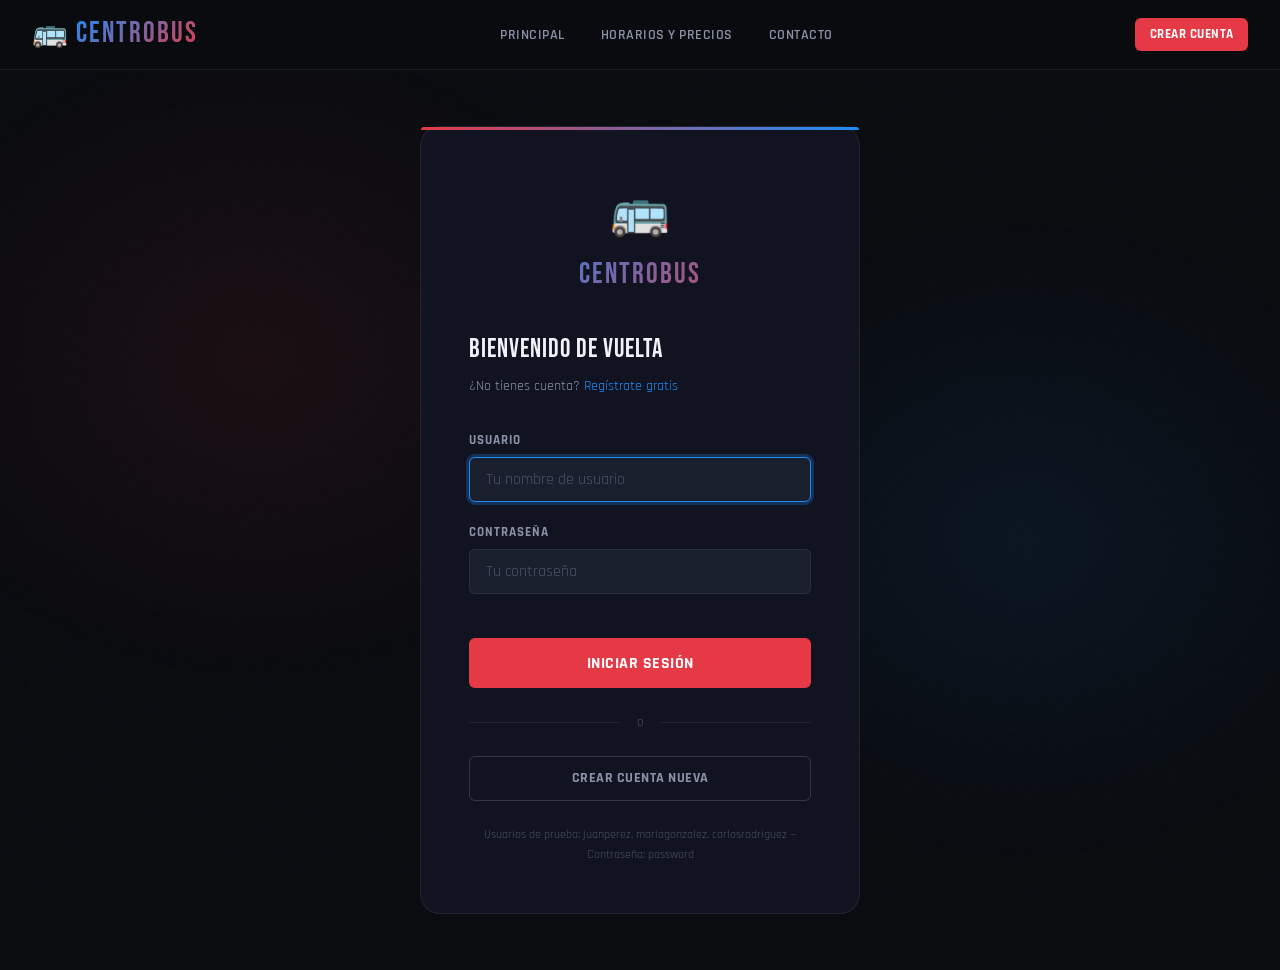
<file: src/main/resources/static/compra.html>
<!DOCTYPE html>
<html lang="es">
<head>
  <meta charset="UTF-8" />
  <meta name="viewport" content="width=device-width, initial-scale=1.0" />
  <title>Comprar Pasaje — CentroBus</title>
  <link rel="stylesheet" href="css/styles.css" />
  <style>
    .compra-layout {
      display: grid;
      grid-template-columns: 1fr 380px;
      gap: 2rem;
      align-items: start;
    }

    .step-indicator {
      display: flex;
      align-items: center;
      gap: 0;
      margin-bottom: 2.5rem;
    }

    .step {
      display: flex;
      align-items: center;
      gap: 0.5rem;
      flex: 1;
    }

    .step-num {
      width: 32px;
      height: 32px;
      border-radius: 50%;
      border: 2px solid var(--border);
      display: flex;
      align-items: center;
      justify-content: center;
      font-size: 0.8rem;
      font-weight: 700;
      color: var(--text-muted);
      flex-shrink: 0;
      transition: all 0.3s;
    }

    .step.active .step-num {
      background: var(--blue);
      border-color: var(--blue);
      color: #fff;
    }

    .step.done .step-num {
      background: #22c55e;
      border-color: #22c55e;
      color: #fff;
    }

    .step-label {
      font-size: 0.78rem;
      font-weight: 700;
      text-transform: uppercase;
      letter-spacing: 0.5px;
      color: var(--text-muted);
    }

    .step.active .step-label { color: var(--text-primary); }
    .step.done  .step-label  { color: #22c55e; }

    .step-line {
      flex: 1;
      height: 1px;
      background: var(--border);
      margin: 0 0.5rem;
    }

    /* Servicio cards */
    .servicio-card {
      background: var(--bg-card);
      border: 2px solid var(--border);
      border-radius: var(--radius-md);
      padding: 1.25rem;
      cursor: pointer;
      transition: all 0.2s;
      margin-bottom: 0.75rem;
    }

    .servicio-card:hover {
      border-color: var(--blue);
    }

    .servicio-card.selected {
      border-color: var(--blue);
      background: rgba(29,140,248,0.05);
      box-shadow: var(--shadow-blue);
    }

    .servicio-header {
      display: flex;
      align-items: center;
      justify-content: space-between;
      margin-bottom: 0.75rem;
    }

    .servicio-route {
      font-weight: 700;
      font-size: 1rem;
      display: flex;
      align-items: center;
      gap: 0.5rem;
    }

    .servicio-meta {
      display: flex;
      gap: 1.5rem;
      font-size: 0.85rem;
      color: var(--text-secondary);
    }

    .servicio-meta span { display: flex; align-items: center; gap: 0.3rem; }

    .seat-grid {
      display: grid;
      grid-template-columns: repeat(auto-fill, minmax(92px, 1fr));
      gap: 0.5rem;
      margin-top: 0.75rem;
    }

    .seat-chip {
      border: 1px solid var(--border);
      border-radius: 10px;
      padding: 0.65rem 0.5rem;
      text-align: center;
      cursor: pointer;
      transition: 0.2s;
      background: rgba(255,255,255,0.02);
      font-weight: 700;
      font-size: 0.85rem;
    }

    .seat-chip:hover { border-color: var(--blue); }
    .seat-chip.selected { border-color: var(--blue); background: rgba(29,140,248,0.14); }

    /* Sidebar resumen */
    .resumen-box {
      background: var(--bg-card);
      border: 1px solid var(--border);
      border-radius: var(--radius-md);
      padding: 1.5rem;
      position: sticky;
      top: calc(var(--nav-height) + 1rem);
    }

    .resumen-title {
      font-family: var(--font-display);
      font-size: 1.2rem;
      letter-spacing: 1px;
      margin-bottom: 1.25rem;
      padding-bottom: 1rem;
      border-bottom: 1px solid var(--border);
    }

    .resumen-item {
      display: flex;
      justify-content: space-between;
      align-items: flex-start;
      margin-bottom: 0.75rem;
      font-size: 0.9rem;
    }

    .resumen-item-label { color: var(--text-secondary); }

    .resumen-total {
      display: flex;
      justify-content: space-between;
      align-items: center;
      padding-top: 1rem;
      border-top: 1px solid var(--border);
      margin-top: 0.5rem;
    }

    .resumen-total-label {
      font-weight: 700;
      text-transform: uppercase;
      font-size: 0.85rem;
      letter-spacing: 0.5px;
    }

    /* Ticket generado */
    .ticket-card {
      background: var(--bg-card);
      border: 1px solid var(--border);
      border-radius: var(--radius-md);
      padding: 2rem;
      margin-bottom: 1rem;
      position: relative;
      overflow: hidden;
    }

    .ticket-card::before {
      content: '';
      position: absolute;
      top: 0; left: 0; right: 0;
      height: 4px;
      background: linear-gradient(90deg, var(--red), var(--blue));
    }

    .ticket-code {
      font-family: var(--font-mono);
      font-size: 1.6rem;
      font-weight: 700;
      color: var(--blue);
      letter-spacing: 3px;
      background: var(--bg-elevated);
      border: 1px dashed var(--blue);
      border-radius: var(--radius-sm);
      padding: 0.75rem 1.5rem;
      text-align: center;
      margin: 1rem 0;
    }

    .ticket-info-grid {
      display: grid;
      grid-template-columns: 1fr 1fr;
      gap: 1rem;
      margin-top: 1rem;
    }

    .ticket-info-item label {
      font-size: 0.7rem;
      text-transform: uppercase;
      letter-spacing: 1px;
      color: var(--text-muted);
      font-weight: 700;
      display: block;
      margin-bottom: 0.2rem;
    }

    .ticket-info-item span {
      font-weight: 600;
      font-size: 0.95rem;
    }

    /* Step panels */
    .step-panel { display: none; }
    .step-panel.active { display: block; animation: fadeUp 0.3s ease; }

    .date-selector {
      display: flex;
      gap: 0.5rem;
      flex-wrap: wrap;
      margin-bottom: 1.5rem;
    }

    .date-pill {
      background: var(--bg-card);
      border: 1px solid var(--border);
      border-radius: 100px;
      padding: 0.4rem 1rem;
      font-size: 0.82rem;
      font-weight: 600;
      cursor: pointer;
      transition: all 0.2s;
      color: var(--text-secondary);
    }

    .date-pill:hover,
    .date-pill.active {
      background: var(--blue);
      border-color: var(--blue);
      color: #fff;
    }

    .tickets-view {
      display: none;
    }

    .tickets-view.active {
      display: block;
      animation: fadeUp 0.3s ease;
    }

    @media (max-width: 900px) {
      .compra-layout { grid-template-columns: 1fr; }
      .resumen-box { position: static; }
    }
  </style>
</head>
<body>

<nav class="navbar">
  <a href="index.html" class="navbar-brand">
    <span class="brand-icon">🚌</span>
    <span class="brand-text">CENTROBUS</span>
  </a>
  <ul class="navbar-links">
    <li><a href="index.html">Principal</a></li>
    <li><a href="horarios.html">Horarios y Precios</a></li>
    <li><a href="contacto.html">Contacto</a></li>
  </ul>
  <div class="navbar-actions" id="navActions"></div>
</nav>

<div class="page-wrapper">
  <section class="section">
    <div class="container">

      <h1 class="section-title mb-2">COMPRAR <span class="text-red">PASAJE</span></h1>
      <p class="section-subtitle">Selecciona tu ruta y fecha de viaje</p>

      <!-- Indicador de pasos -->
      <div class="step-indicator">
        <div class="step active" id="step-ind-1">
          <div class="step-num">1</div>
          <span class="step-label">Ruta</span>
        </div>
        <div class="step-line"></div>
        <div class="step" id="step-ind-2">
          <div class="step-num">2</div>
          <span class="step-label">Servicio</span>
        </div>
        <div class="step-line"></div>
        <div class="step" id="step-ind-3">
          <div class="step-num">3</div>
          <span class="step-label">Confirmar</span>
        </div>
        <div class="step-line"></div>
        <div class="step" id="step-ind-4">
          <div class="step-num">4</div>
          <span class="step-label">Tiquete</span>
        </div>
      </div>

      <div class="compra-layout">

        <!-- Panel principal -->
        <div>

          <!-- PASO 1: Seleccionar ruta -->
          <div class="step-panel active" id="panel-1">
            <div class="card mb-3">
              <h3 style="font-family:var(--font-display); font-size:1.3rem; letter-spacing:1px; margin-bottom:1.25rem;">
                ¿A DÓNDE VIAJAS?
              </h3>

              <div class="form-grid">
                <div class="form-group">
                  <label class="form-label">País de origen</label>
                  <select class="form-control" id="selectOrigen">
                    <option value="">Seleccionar país...</option>
                  </select>
                </div>
                <div class="form-group">
                  <label class="form-label">País de destino</label>
                  <select class="form-control" id="selectDestino">
                    <option value="">Seleccionar país...</option>
                  </select>
                </div>
              </div>

              <button class="btn btn-primary btn-lg" onclick="buscarServicios()">
                Buscar Servicios →
              </button>
            </div>

            <!-- Límite aviso -->
            <div class="alert alert-info" id="limitAlert" style="display:none;"></div>
          </div>

          <!-- PASO 2: Seleccionar servicio -->
          <div class="step-panel" id="panel-2">
            <div class="flex-between mb-3">
              <h3 style="font-family:var(--font-display); font-size:1.3rem; letter-spacing:1px;">
                ELIGE TU SERVICIO
              </h3>
              <button class="btn btn-outline btn-sm" onclick="goStep(1)">← Cambiar ruta</button>
            </div>

            <div class="date-selector" id="datePills"></div>
            <div id="serviciosList"></div>

            <button class="btn btn-primary btn-lg" onclick="goStep(3)" id="btnConfirmar" disabled>
              Continuar →
            </button>
          </div>

          <!-- PASO 3: Confirmar -->
          <div class="step-panel" id="panel-3">
            <div class="flex-between mb-3">
              <h3 style="font-family:var(--font-display); font-size:1.3rem; letter-spacing:1px;">
                CONFIRMAR COMPRA
              </h3>
              <button class="btn btn-outline btn-sm" onclick="goStep(2)">← Cambiar servicio</button>
            </div>

            <div class="card mb-3" id="resumenConfirm"></div>

              <div class="card mb-3">
                <h4 style="font-weight:700; margin-bottom:1rem; font-size:0.85rem; text-transform:uppercase; letter-spacing:1px; color:var(--text-muted);">
                  Datos del pasajero
                </h4>
                <div id="pasajeroInfo"></div>
              </div>

              <div class="card mb-3">
                <h4 style="font-weight:700; margin-bottom:0.5rem; font-size:0.85rem; text-transform:uppercase; letter-spacing:1px; color:var(--text-muted);">
                  Elegí tu asiento
                </h4>
                <div id="seatSelector" class="seat-grid"></div>
              </div>

              <div id="alertContainer"></div>

            <button class="btn btn-primary btn-lg w-full" onclick="realizarCompra()" id="btnComprar">
              🔒 Confirmar y Pagar
            </button>
          </div>

          <!-- PASO 4: Tiquete generado -->
          <div class="step-panel" id="panel-4">
            <div class="alert alert-success mb-3">
              ✅ ¡Compra realizada con éxito! Tu tiquete ha sido generado.
            </div>

            <div class="ticket-card" id="ticketGenerado"></div>

            <div class="flex gap-2 mt-3">
              <button class="btn btn-secondary btn-lg" onclick="descargarPDF()">
                📄 Descargar PDF
              </button>
              <button class="btn btn-outline btn-lg" onclick="abrirMisTickets()">
                🎫 Mis tickets
              </button>
              <a href="compra.html" class="btn btn-outline btn-lg">
                Comprar otro pasaje
              </a>
            </div>
          </div>

        </div>

        <!-- Sidebar resumen -->
        <div class="resumen-box">
          <div class="resumen-title">🎫 RESUMEN</div>

          <div id="resumenContent">
            <p class="text-muted" style="font-size:0.88rem;">
              Selecciona una ruta y servicio para ver el resumen.
            </p>
          </div>

          <div class="divider"></div>

          <div style="font-size:0.8rem; color:var(--text-muted);">
            <div class="flex-between mb-1">
              <span>Límite de pasajes</span>
              <span id="limiteDisplay">— / 5</span>
            </div>
            <div class="flex-between">
              <span>Ventana de compra</span>
              <span>7 días</span>
            </div>
          </div>
        </div>

      </div>

      <div id="ticketsView" class="tickets-view mt-4">
        <div class="card">
          <div class="flex-between mb-3">
            <h3 style="font-family:var(--font-display); font-size:1.3rem; letter-spacing:1px;">
              MIS TICKETS
            </h3>
            <div class="flex gap-2">
              <button class="btn btn-outline btn-sm" onclick="cargarMisTickets()">↻ Actualizar</button>
              <button class="btn btn-outline btn-sm" onclick="volverACompra()">← Volver a compra</button>
            </div>
          </div>

          <div id="ticketsList" class="grid gap-2"></div>
        </div>
      </div>

    </div>
  </section>
</div>

<script src="js/mock-data.js"></script>
<script src="js/api-client.js"></script>
<script src="js/session.js"></script>
<script>
  let rutasCatalogo = [];
  let serviciosCatalogo = [];
  let selectedRuta = null;
  let selectedServicio = null;
  let selectedFecha = null;
  let lastReceiptId = null;
  let cachedTickets = [];
  let selectedSeat = null;

  // Navbar
  const navEl = document.getElementById('navActions');
  let currentUser = Session.current();

  // Poblar selects
  function poblarPaises(rutas) {
    const orig = document.getElementById('selectOrigen');
    const dest = document.getElementById('selectDestino');
    const seenOrigin = new Set();
    const seenDest = new Set();
    rutas.forEach((ruta) => {
      if (!seenOrigin.has(ruta.originCode)) {
        orig.innerHTML += `<option value="${ruta.originCode}">${ruta.originFlag} ${ruta.originName}</option>`;
        seenOrigin.add(ruta.originCode);
      }
      if (!seenDest.has(ruta.destinationCode)) {
        dest.innerHTML += `<option value="${ruta.destinationCode}">${ruta.destinationFlag} ${ruta.destinationName}</option>`;
        seenDest.add(ruta.destinationCode);
      }
    });
  }

  // Pasos
  function goStep(n) {
    document.querySelectorAll('.step-panel').forEach((p, i) => {
      p.classList.toggle('active', i + 1 === n);
    });
    document.querySelectorAll('.step').forEach((s, i) => {
      s.classList.remove('active', 'done');
      if (i + 1 === n) s.classList.add('active');
      if (i + 1 < n)  s.classList.add('done');
    });
    // Actualizar num done
    document.querySelectorAll('.step.done .step-num').forEach(el => { el.textContent = '✓'; });
  }

  function abrirMisTickets() {
    document.querySelector('.compra-layout').style.display = 'none';
    document.getElementById('ticketsView').classList.add('active');
    cargarMisTickets();
  }

  function volverACompra() {
    document.getElementById('ticketsView').classList.remove('active');
    document.querySelector('.compra-layout').style.display = '';
  }

  async function cargarMisTickets() {
    const list = document.getElementById('ticketsList');
    if (!list) return;
    list.innerHTML = '<p class="text-muted">Cargando tickets...</p>';
    try {
      cachedTickets = await ApiClient.get('/api/purchases/tickets');
      if (!cachedTickets || cachedTickets.length === 0) {
        list.innerHTML = '<p class="text-muted">Aún no tenés tickets emitidos.</p>';
        return;
      }

      list.innerHTML = cachedTickets.map(ticket => `
        <div class="card">
          <div class="flex-between mb-2">
            <strong>${ticket.codigoTicket}</strong>
            <span>$${ticket.precioFinal}</span>
          </div>
          <div class="text-muted" style="font-size:0.88rem;">
            Emitido: ${new Date(ticket.fechaEmision).toLocaleString('es-CR')}
          </div>
        </div>
      `).join('');
    } catch (error) {
      list.innerHTML = `<p class="text-error">${error.message || 'No se pudieron cargar tus tickets.'}</p>`;
    }
  }

  // Paso 1 → 2
  async function buscarServicios() {
    const origen  = document.getElementById('selectOrigen').value;
    const destino = document.getElementById('selectDestino').value;

    if (!origen || !destino) {
      alert('Por favor selecciona origen y destino.');
      return;
    }
    if (origen === destino) {
      alert('El origen y destino no pueden ser el mismo.');
      return;
    }

    selectedRuta = rutasCatalogo.find(r => r.originCode === origen && r.destinationCode === destino);

    if (!selectedRuta) {
      alert('No existe una ruta directa entre esos destinos. Revisa los horarios disponibles.');
      return;
    }

    await cargarServicios(selectedRuta.routeId);
    goStep(2);
  }

  async function cargarServicios(rutaId) {
    const now = new Date();
    const start = new Date(now);
    const end = new Date(now);
    end.setDate(now.getDate() + 7);

    try {
      const params = new URLSearchParams({
        rutaId,
        start: start.toISOString(),
        end: end.toISOString(),
      });
      serviciosCatalogo = await ApiClient.get(`/api/services/catalog?${params.toString()}`);
    } catch (error) {
      alert(error.message || 'No se pudieron cargar los servicios.');
      serviciosCatalogo = [];
    }

    const fechas = [...new Set(serviciosCatalogo.map(s => new Date(s.departure).toDateString()))];
    selectedFecha = fechas[0];

    const pillsEl = document.getElementById('datePills');
    pillsEl.innerHTML = fechas.map((f, i) => `
      <div class="date-pill ${i === 0 ? 'active' : ''}" onclick="filtrarPorFecha('${f}', this)">
        ${formatFecha(new Date(f))}
      </div>
    `).join('');

    renderServiciosList(serviciosCatalogo.filter(s => new Date(s.departure).toDateString() === selectedFecha));
  }

  function filtrarPorFecha(fecha, el) {
    selectedFecha = fecha;
    document.querySelectorAll('.date-pill').forEach(p => p.classList.remove('active'));
    el.classList.add('active');

    const servicios = serviciosCatalogo.filter(
      s => new Date(s.departure).toDateString() === fecha
    );
    renderServiciosList(servicios);
  }

  function renderServiciosList(servicios) {
    const el = document.getElementById('serviciosList');
    if (servicios.length === 0) {
      el.innerHTML = '<p class="text-muted">No hay servicios disponibles para esta fecha.</p>';
      return;
    }

    el.innerHTML = servicios.map(s => {
      const o = s.route;
      const d = s.route;
      const seatsClass = s.availableSeats > 15 ? 'seats-ok' : s.availableSeats > 5 ? 'seats-low' : 'seats-none';
      return `
        <div class="servicio-card" onclick="selectServicio(${s.serviceId}, this)">
          <div class="servicio-header">
            <div class="servicio-route">
              ${o.originFlag} <span style="color:var(--text-muted)">→</span> ${o.destinationFlag}
              <span style="font-size:0.9rem">${o.originName} → ${o.destinationName}</span>
            </div>
            <div class="price">$${s.price}</div>
          </div>
          <div class="servicio-meta">
            <span>🕐 ${formatHora(s.departure)}</span>
            <span>⏱ ~${o.durationHours}h</span>
            <span class="${seatsClass}">💺 ${s.availableSeats} asientos</span>
            <span>📅 ${formatFecha(s.departure)}</span>
          </div>
        </div>
      `;
    }).join('');
  }

  function selectServicio(id, el) {
    selectedServicio = serviciosCatalogo.find(s => s.serviceId === id);
    selectedSeat = null;
    document.querySelectorAll('.servicio-card').forEach(c => c.classList.remove('selected'));
    el.classList.add('selected');
    document.getElementById('btnConfirmar').disabled = false;
    actualizarResumen();
    renderSeatSelector();
  }

  async function renderSeatSelector() {
    const container = document.getElementById('seatSelector');
    if (!selectedServicio) {
      container.innerHTML = '<p class="text-muted">Seleccioná un servicio primero.</p>';
      return;
    }

    container.innerHTML = '<p class="text-muted">Cargando asientos...</p>';
    try {
      const [seats, occupied] = await Promise.all([
        ApiClient.get(`/api/fleet/buses/${selectedServicio.busId}/seats`),
        ApiClient.get(`/api/purchases/services/${selectedServicio.serviceId}/occupied-seats`),
      ]);

      const occupiedSeatIds = new Set((occupied || []).map(item => item.asientoId));

      if (!seats || seats.length === 0) {
        container.innerHTML = '<p class="text-muted">No hay asientos disponibles.</p>';
        return;
      }

      const freeSeats = seats.filter(seat => !occupiedSeatIds.has(seat.id));

      if (freeSeats.length === 0) {
        container.innerHTML = '<p class="text-muted">No hay asientos libres para este servicio.</p>';
        return;
      }

      container.innerHTML = freeSeats.map(seat => `
        <div class="seat-chip ${selectedSeat?.id === seat.id ? 'selected' : ''}" onclick="selectSeat(${seat.id}, this)">
          Asiento ${seat.id}
        </div>
      `).join('');

      if (!selectedSeat) {
        selectedSeat = freeSeats[0];
        container.querySelector('.seat-chip')?.classList.add('selected');
      }
    } catch (error) {
      container.innerHTML = `<p class="text-error">${error.message || 'No se pudieron cargar los asientos.'}</p>`;
    }
  }

  function selectSeat(id, el) {
    selectedSeat = { id };
    document.querySelectorAll('.seat-chip').forEach(c => c.classList.remove('selected'));
    el.classList.add('selected');
  }

  function actualizarResumen() {
    if (!selectedServicio) return;
    const o = selectedServicio.route;
    const d = selectedServicio.route;

    document.getElementById('resumenContent').innerHTML = `
      <div class="resumen-item">
        <span class="resumen-item-label">Ruta</span>
        <span>${o.originFlag} → ${o.destinationFlag}</span>
      </div>
      <div class="resumen-item">
        <span class="resumen-item-label">Origen</span>
        <span>${o.originName}</span>
      </div>
      <div class="resumen-item">
        <span class="resumen-item-label">Destino</span>
        <span>${o.destinationName}</span>
      </div>
      <div class="resumen-item">
        <span class="resumen-item-label">Salida</span>
        <span>${formatHora(selectedServicio.departure)}</span>
      </div>
      <div class="resumen-item">
        <span class="resumen-item-label">Fecha</span>
        <span>${formatFecha(selectedServicio.departure)}</span>
      </div>
      <div class="resumen-total">
        <span class="resumen-total-label">Total</span>
        <span class="price-lg">$${selectedServicio.price}</span>
      </div>
    `;
  }

  // Paso 3: Confirmar
  function goStep3() {
    const o = selectedServicio.route;
    const d = selectedServicio.route;

    document.getElementById('resumenConfirm').innerHTML = `
      <div style="display:flex; align-items:center; gap:1rem; margin-bottom:1rem;">
        <span style="font-size:2rem;">${o.originFlag}</span>
        <div>
          <div style="font-family:var(--font-display); font-size:1.1rem; letter-spacing:1px;">
            ${o.originName} → ${o.destinationName}
          </div>
          <div style="color:var(--text-secondary); font-size:0.85rem;">
            ${formatFecha(selectedServicio.departure)} · ${formatHora(selectedServicio.departure)}
          </div>
        </div>
        <div class="price-lg" style="margin-left:auto;">$${selectedServicio.price}</div>
      </div>
    `;

    document.getElementById('pasajeroInfo').innerHTML = `
      <div style="display:grid; grid-template-columns:1fr 1fr; gap:0.75rem; font-size:0.9rem;">
        <div><span style="color:var(--text-muted); font-size:0.75rem;">Pasajero</span><br>
          <strong>${currentUser.nombre}</strong></div>
        <div><span style="color:var(--text-muted); font-size:0.75rem;">Correo</span><br>
          <strong>${currentUser.correo || '—'}</strong></div>
      </div>
    `;
  }

  // Paso 4: Realizar compra
  async function realizarCompra() {
    const btn = document.getElementById('btnComprar');
    btn.innerHTML = '<span class="spinner"></span> Procesando pago...';
    btn.disabled = true;
    try {
      const seatId = await resolveSeatId();
      const purchasePayload = {
        servicioId: selectedServicio.serviceId,
        asientoIds: [seatId],
        canalCompra: 'WEB',
        codigoOperacionExterna: `WEB-${Date.now()}`,
      };
      const purchaseResponse = await ApiClient.post('/api/purchases', purchasePayload);
      lastReceiptId = purchaseResponse.comprobanteId;

      const receipt = await ApiClient.get(`/api/purchases/receipts/${purchaseResponse.comprobanteId}`);
      renderReceipt(receipt);
      await cargarMisTickets();
      goStep(4);
    } catch (error) {
      mostrarAlerta(error.message || 'No se pudo completar la compra.', 'error');
      btn.disabled = false;
      btn.innerHTML = '🔒 Confirmar y Pagar';
    }
  }

  async function resolveSeatId() {
    if (selectedSeat?.id) {
      return selectedSeat.id;
    }

    const seats = await ApiClient.get(`/api/fleet/buses/${selectedServicio.busId}/seats`);
    if (!seats || seats.length === 0) {
      throw new Error('No hay asientos disponibles.');
    }

    return seats[0].id;
  }

  function renderReceipt(receipt) {
    const ticket = receipt.tickets[0];
    document.getElementById('ticketGenerado').innerHTML = `
      <div style="display:flex; align-items:center; gap:0.75rem; margin-bottom:1rem;">
        <span style="font-size:2rem;">🎫</span>
        <div>
          <div style="font-family:var(--font-display); font-size:1.1rem; letter-spacing:1px;">TIQUETE DE VIAJE</div>
          <div style="color:var(--text-muted); font-size:0.8rem;">Emitido el ${formatFecha(receipt.fechaEmision)}</div>
        </div>
        <div class="badge badge-green" style="margin-left:auto;">✓ VÁLIDO</div>
      </div>

      <div class="ticket-code">${ticket.codigo}</div>

      <div class="ticket-info-grid">
        <div class="ticket-info-item">
          <label>Pasajero</label>
          <span>${receipt.clienteNombre}</span>
        </div>
        <div class="ticket-info-item">
          <label>Precio</label>
          <span class="text-gold">$${ticket.precio}</span>
        </div>
        <div class="ticket-info-item">
          <label>Origen</label>
          <span>${selectedServicio.route.originFlag} ${selectedServicio.route.originName}</span>
        </div>
        <div class="ticket-info-item">
          <label>Destino</label>
          <span>${selectedServicio.route.destinationFlag} ${selectedServicio.route.destinationName}</span>
        </div>
        <div class="ticket-info-item">
          <label>Fecha</label>
          <span>${formatFecha(ticket.salidaProgramada)}</span>
        </div>
        <div class="ticket-info-item">
          <label>Hora de salida</label>
          <span>${formatHora(ticket.salidaProgramada)}</span>
        </div>
      </div>

      <p class="text-muted mt-3" style="font-size:0.8rem; text-align:center;">
        Presenta este código al abordar el bus
      </p>
    `;
  }

  function descargarPDF() {
    if (!lastReceiptId) {
      alert('No hay comprobante para descargar.');
      return;
    }
    window.open(`/api/purchases/receipts/${lastReceiptId}/pdf`, '_blank');
  }

  // Override goStep para paso 3
  const _goStep = goStep;
  window.goStep = function(n) {
    _goStep(n);
    if (n === 3) goStep3();
  };

  async function inicializar() {
    const authenticated = await Session.requireAuthenticated('login.html');
    if (!authenticated) {
      return;
    }

    currentUser = Session.current();
    navEl.innerHTML = `
      <span class="nav-user">👤 <span>${currentUser.nombre}</span></span>
      <button class="btn btn-ghost btn-sm" onclick="abrirMisTickets()">Mis tickets</button>
      <button class="btn btn-ghost btn-sm" onclick="Session.logout()">Salir</button>
    `;
    document.getElementById('limiteDisplay').textContent = 'Máx. 5 (validado por servidor)';

    try {
      rutasCatalogo = await ApiClient.get('/api/routes/catalog');
      poblarPaises(rutasCatalogo);

      const params = new URLSearchParams(window.location.search);
      if (params.get('view') === 'tickets') {
        abrirMisTickets();
      }
    } catch (error) {
      alert('No se pudo cargar el catálogo inicial.');
    }
  }

  function mostrarAlerta(mensaje, tipo) {
    const container = document.getElementById('alertContainer');
    if (container) {
      container.innerHTML = `<div class="alert alert-${tipo}">${tipo === 'error' ? '⚠️' : '✅'} ${mensaje}</div>`;
    }
    if (tipo === 'error') {
      const limitAlert = document.getElementById('limitAlert');
      if (limitAlert) {
        limitAlert.style.display = 'flex';
        limitAlert.innerHTML = mensaje;
      }
    }
  }

  inicializar();
</script>
</body>
</html>
</file>
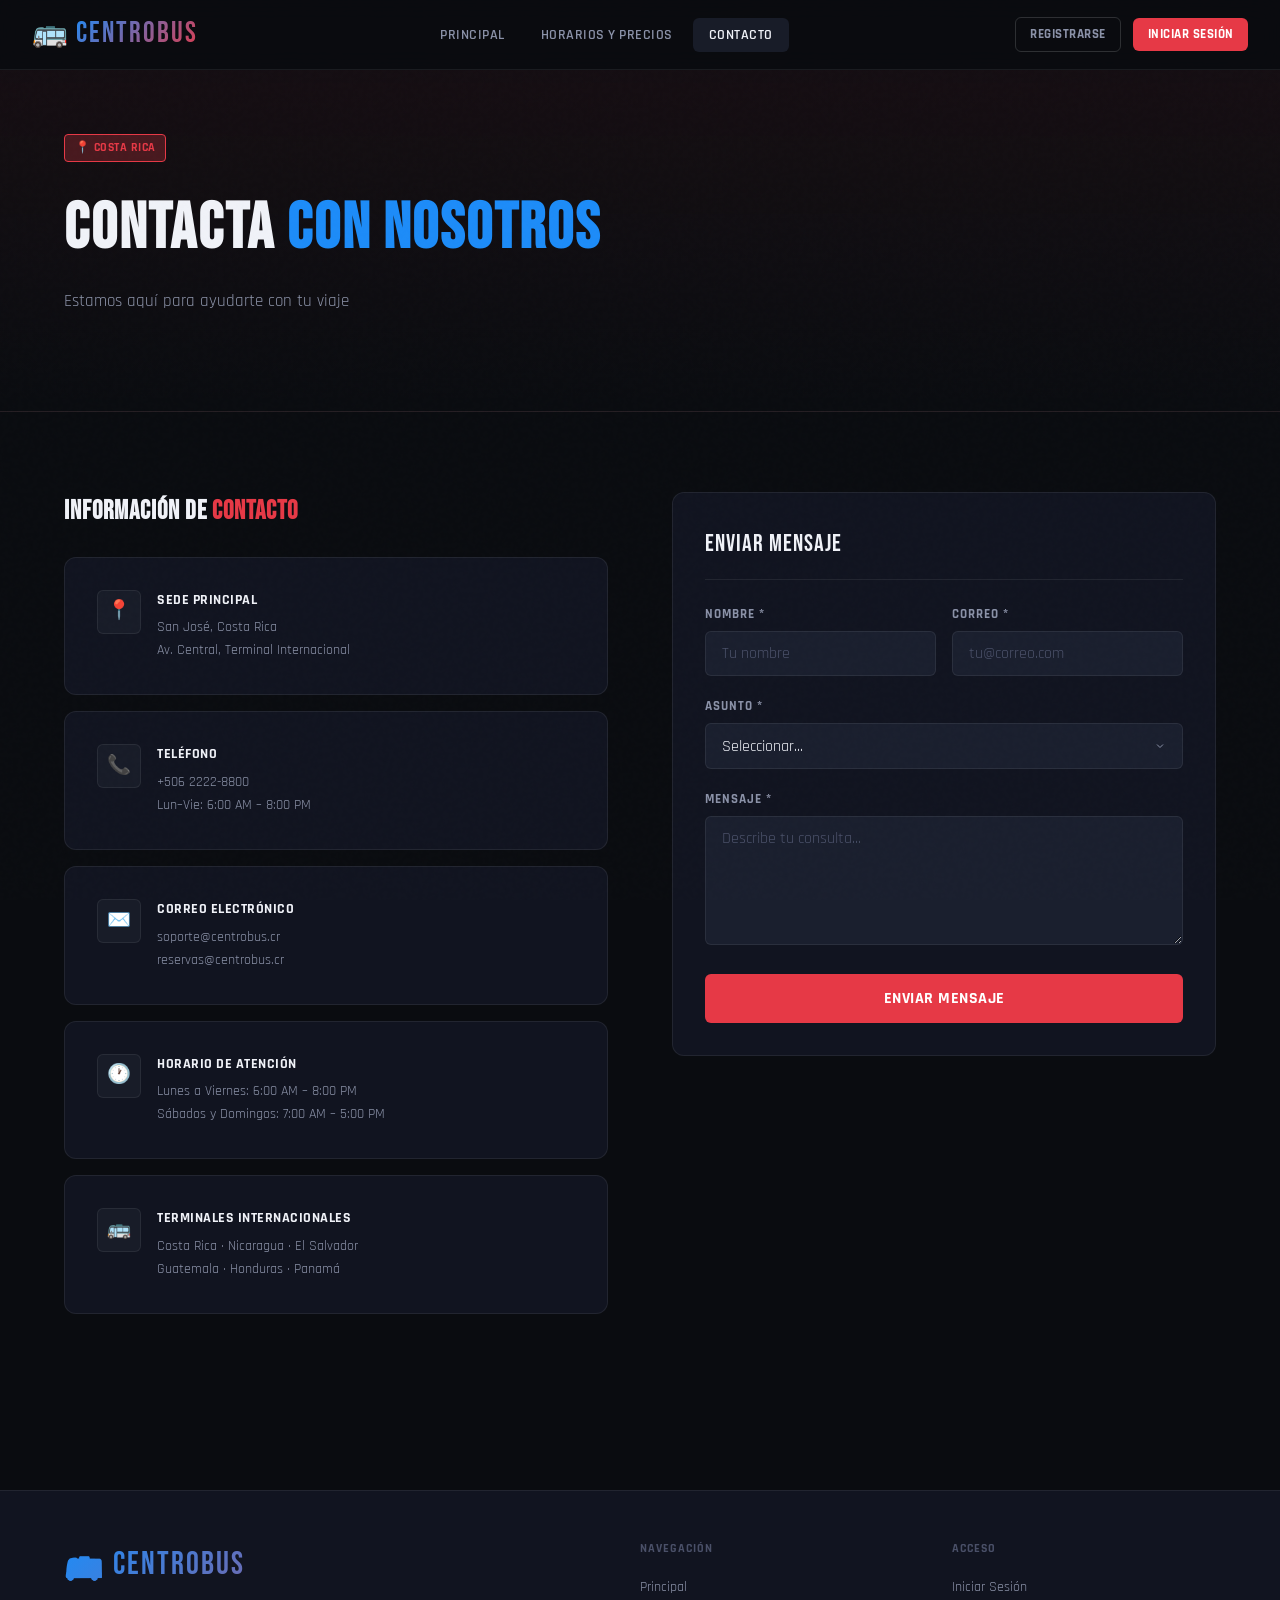
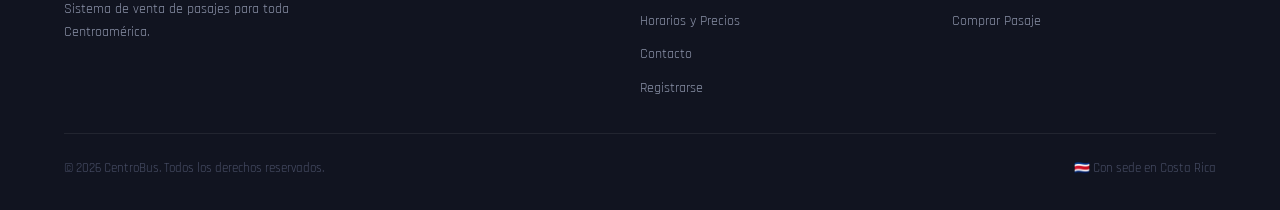
<file: src/main/resources/static/contacto.html>
<!DOCTYPE html>
<html lang="es">
<head>
  <meta charset="UTF-8" />
  <meta name="viewport" content="width=device-width, initial-scale=1.0" />
  <title>Contacto — CentroBus</title>
  <link rel="stylesheet" href="css/styles.css" />
  <style>
    .page-header {
      padding: 4rem 0 3rem;
      border-bottom: 1px solid var(--border);
      background: linear-gradient(180deg, rgba(230,57,70,0.05) 0%, transparent 100%);
    }

    .contact-layout {
      display: grid;
      grid-template-columns: 1fr 1fr;
      gap: 4rem;
      align-items: start;
    }

    .contact-info-card {
      background: var(--bg-card);
      border: 1px solid var(--border);
      border-radius: var(--radius-md);
      padding: 2rem;
      margin-bottom: 1rem;
      display: flex;
      gap: 1rem;
      align-items: flex-start;
    }

    .contact-icon {
      width: 44px;
      height: 44px;
      background: var(--bg-elevated);
      border: 1px solid var(--border);
      border-radius: var(--radius-sm);
      display: flex;
      align-items: center;
      justify-content: center;
      font-size: 1.2rem;
      flex-shrink: 0;
    }

    .contact-info-title {
      font-weight: 700;
      font-size: 0.85rem;
      text-transform: uppercase;
      letter-spacing: 0.5px;
      margin-bottom: 0.3rem;
    }

    .contact-info-value {
      color: var(--text-secondary);
      font-size: 0.9rem;
    }

    .form-card {
      background: var(--bg-card);
      border: 1px solid var(--border);
      border-radius: var(--radius-md);
      padding: 2rem;
    }

    .form-card-title {
      font-family: var(--font-display);
      font-size: 1.5rem;
      letter-spacing: 1px;
      margin-bottom: 1.5rem;
      padding-bottom: 1rem;
      border-bottom: 1px solid var(--border);
    }

    @media (max-width: 768px) {
      .contact-layout { grid-template-columns: 1fr; gap: 2rem; }
    }
  </style>
</head>
<body>

<nav class="navbar">
  <a href="index.html" class="navbar-brand">
    <span class="brand-icon">🚌</span>
    <span class="brand-text">CENTROBUS</span>
  </a>
  <ul class="navbar-links">
    <li><a href="index.html">Principal</a></li>
    <li><a href="horarios.html">Horarios y Precios</a></li>
    <li><a href="contacto.html" class="active">Contacto</a></li>
  </ul>
  <div class="navbar-actions" id="navActions">
    <a href="registro.html" class="btn btn-outline btn-sm">Registrarse</a>
    <a href="login.html" class="btn btn-primary btn-sm">Iniciar Sesión</a>
  </div>
</nav>

<div class="page-wrapper">
  <div class="page-header">
    <div class="container">
      <div class="badge badge-red mb-2">📍 Costa Rica</div>
      <h1 class="section-title">CONTACTA <span class="text-blue">CON NOSOTROS</span></h1>
      <p class="section-subtitle">Estamos aquí para ayudarte con tu viaje</p>
    </div>
  </div>

  <section class="section">
    <div class="container">
      <div class="contact-layout">

        <!-- Info -->
        <div>
          <h2 style="font-family:var(--font-display); font-size:1.6rem; letter-spacing:1px; margin-bottom:1.5rem;">
            INFORMACIÓN DE <span class="text-red">CONTACTO</span>
          </h2>

          <div class="contact-info-card">
            <div class="contact-icon">📍</div>
            <div>
              <div class="contact-info-title">Sede principal</div>
              <div class="contact-info-value">San José, Costa Rica<br>Av. Central, Terminal Internacional</div>
            </div>
          </div>

          <div class="contact-info-card">
            <div class="contact-icon">📞</div>
            <div>
              <div class="contact-info-title">Teléfono</div>
              <div class="contact-info-value">+506 2222-8800<br>Lun–Vie: 6:00 AM – 8:00 PM</div>
            </div>
          </div>

          <div class="contact-info-card">
            <div class="contact-icon">✉️</div>
            <div>
              <div class="contact-info-title">Correo electrónico</div>
              <div class="contact-info-value">soporte@centrobus.cr<br>reservas@centrobus.cr</div>
            </div>
          </div>

          <div class="contact-info-card">
            <div class="contact-icon">🕐</div>
            <div>
              <div class="contact-info-title">Horario de atención</div>
              <div class="contact-info-value">
                Lunes a Viernes: 6:00 AM – 8:00 PM<br>
                Sábados y Domingos: 7:00 AM – 5:00 PM
              </div>
            </div>
          </div>

          <div class="contact-info-card">
            <div class="contact-icon">🚌</div>
            <div>
              <div class="contact-info-title">Terminales internacionales</div>
              <div class="contact-info-value">
                Costa Rica · Nicaragua · El Salvador<br>
                Guatemala · Honduras · Panamá
              </div>
            </div>
          </div>
        </div>

        <!-- Formulario -->
        <div class="form-card">
          <div class="form-card-title">ENVIAR MENSAJE</div>

          <div id="alertContainer"></div>

          <form onsubmit="handleContact(event)">
            <div class="form-grid">
              <div class="form-group">
                <label class="form-label">Nombre *</label>
                <input type="text" class="form-control" placeholder="Tu nombre" required />
              </div>
              <div class="form-group">
                <label class="form-label">Correo *</label>
                <input type="email" class="form-control" placeholder="tu@correo.com" required />
              </div>
            </div>

            <div class="form-group">
              <label class="form-label">Asunto *</label>
              <select class="form-control" required>
                <option value="">Seleccionar...</option>
                <option>Consulta sobre rutas</option>
                <option>Problema con mi compra</option>
                <option>Solicitud de reembolso</option>
                <option>Información general</option>
                <option>Otro</option>
              </select>
            </div>

            <div class="form-group">
              <label class="form-label">Mensaje *</label>
              <textarea class="form-control" rows="5" placeholder="Describe tu consulta..." required
                style="resize: vertical;"></textarea>
            </div>

            <button type="submit" class="btn btn-primary btn-lg w-full" id="contactBtn">
              Enviar Mensaje
            </button>
          </form>
        </div>

      </div>
    </div>
  </section>
</div>

<footer class="footer">
  <div class="container">
    <div class="footer-grid">
      <div class="footer-brand">
        <div class="brand-text">🚌 CENTROBUS</div>
        <p class="footer-desc">Sistema de venta de pasajes para toda Centroamérica.</p>
      </div>
      <div>
        <div class="footer-title">Navegación</div>
        <ul class="footer-links">
          <li><a href="index.html">Principal</a></li>
          <li><a href="horarios.html">Horarios y Precios</a></li>
          <li><a href="contacto.html">Contacto</a></li>
          <li><a href="registro.html">Registrarse</a></li>
        </ul>
      </div>
      <div>
        <div class="footer-title">Acceso</div>
        <ul class="footer-links">
          <li><a href="login.html">Iniciar Sesión</a></li>
          <li><a href="compra.html">Comprar Pasaje</a></li>
        </ul>
      </div>
    </div>
    <div class="footer-bottom">
      <span>© 2026 CentroBus. Todos los derechos reservados.</span>
      <span>🇨🇷 Con sede en Costa Rica</span>
    </div>
  </div>
</footer>

<script src="js/mock-data.js"></script>
<script src="js/api-client.js"></script>
<script src="js/session.js"></script>
<script>
  function renderNavActions() {
    const el = document.getElementById('navActions');
    if (Session.isLoggedIn()) {
      el.innerHTML = `
        <span class="nav-user">👤 <span>${Session.current().nombre}</span></span>
        <a href="compra.html" class="btn btn-secondary btn-sm">Comprar</a>
        <button class="btn btn-ghost btn-sm" onclick="Session.logout()">Salir</button>
      `;
    }
  }

  function handleContact(e) {
    e.preventDefault();
    const btn = document.getElementById('contactBtn');
    btn.innerHTML = '<span class="spinner"></span> Enviando...';
    btn.disabled = true;

    setTimeout(() => {
      document.getElementById('alertContainer').innerHTML = `
        <div class="alert alert-success">
          ✅ Mensaje enviado con éxito. Te contactaremos pronto.
        </div>
      `;
      e.target.reset();
      btn.innerHTML = 'Enviar Mensaje';
      btn.disabled = false;
    }, 1200);
  }

  renderNavActions();
</script>
</body>
</html>
</file>
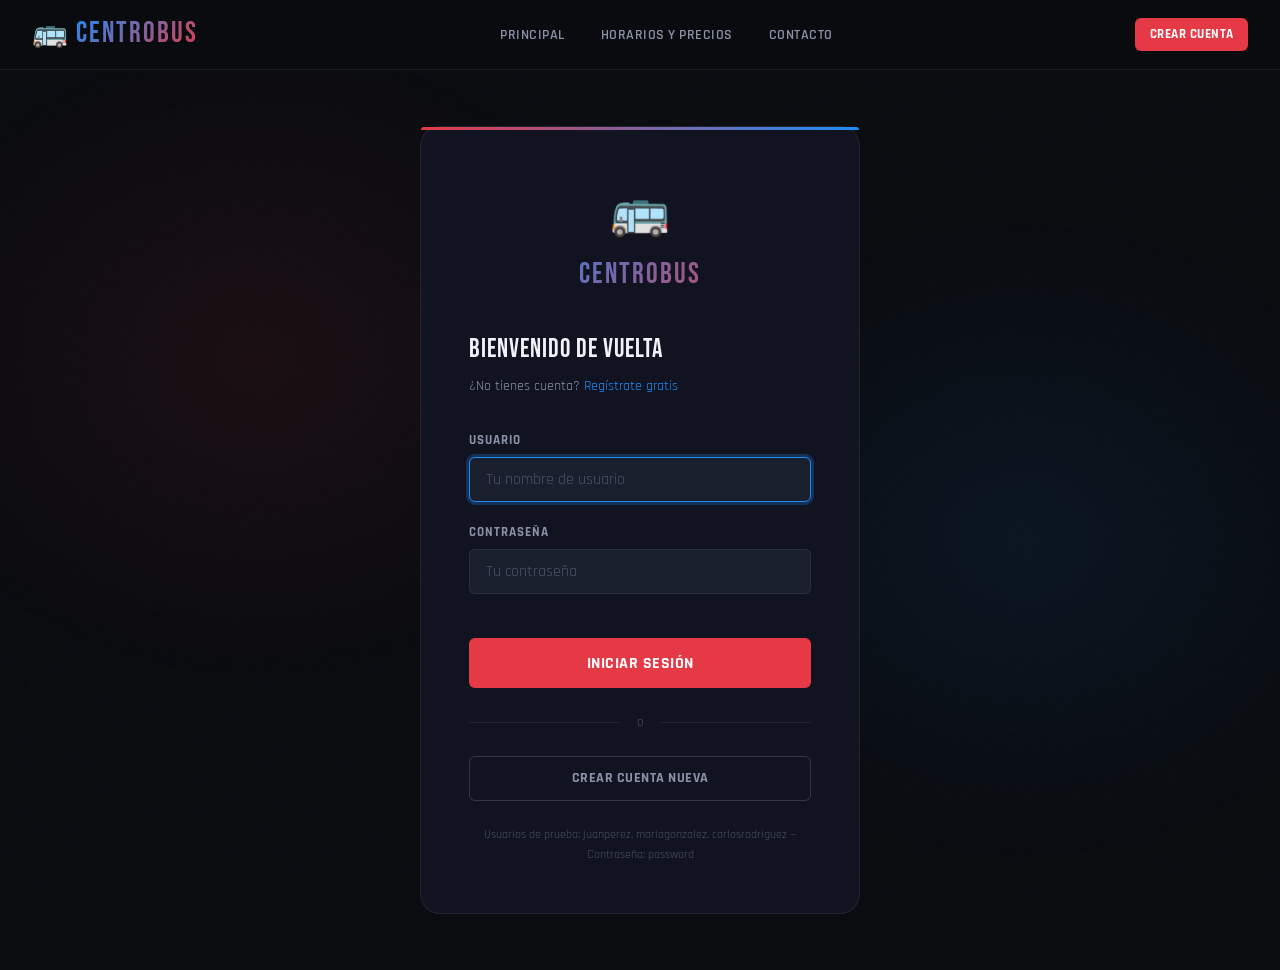
<file: src/main/resources/static/login.html>
<!DOCTYPE html>
<html lang="es">
<head>
  <meta charset="UTF-8" />
  <meta name="viewport" content="width=device-width, initial-scale=1.0" />
  <title>Iniciar Sesión — CentroBus</title>
  <link rel="stylesheet" href="css/styles.css" />
  <style>
    .login-layout {
      min-height: 100vh;
      display: flex;
      align-items: center;
      justify-content: center;
      padding: 2rem;
      position: relative;
    }

    .login-layout::before {
      content: '';
      position: fixed;
      inset: 0;
      background:
        radial-gradient(ellipse 50% 60% at 20% 40%, rgba(230,57,70,0.08) 0%, transparent 60%),
        radial-gradient(ellipse 50% 60% at 80% 60%, rgba(29,140,248,0.08) 0%, transparent 60%);
      pointer-events: none;
    }

    .login-box {
      background: var(--bg-card);
      border: 1px solid var(--border);
      border-radius: var(--radius-lg);
      padding: 3rem;
      width: 100%;
      max-width: 440px;
      position: relative;
      animation: fadeUp 0.4s ease;
    }

    .login-box::before {
      content: '';
      position: absolute;
      top: 0; left: 0; right: 0;
      height: 3px;
      background: linear-gradient(90deg, var(--red), var(--blue));
      border-radius: var(--radius-lg) var(--radius-lg) 0 0;
    }

    .login-logo {
      text-align: center;
      margin-bottom: 2rem;
    }

    .login-logo .bus { font-size: 3rem; }

    .login-logo .brand-text {
      font-family: var(--font-display);
      font-size: 1.8rem;
      letter-spacing: 2px;
      background: linear-gradient(135deg, var(--blue), var(--red));
      -webkit-background-clip: text;
      -webkit-text-fill-color: transparent;
      background-clip: text;
    }

    .login-title {
      font-family: var(--font-display);
      font-size: 1.6rem;
      letter-spacing: 1px;
      margin-bottom: 0.25rem;
    }

    .login-sub {
      color: var(--text-secondary);
      font-size: 0.88rem;
      margin-bottom: 2rem;
    }

    .divider-line {
      display: flex;
      align-items: center;
      gap: 1rem;
      margin: 1.5rem 0;
      color: var(--text-muted);
      font-size: 0.8rem;
    }
    .divider-line::before, .divider-line::after {
      content: '';
      flex: 1;
      height: 1px;
      background: var(--border);
    }
  </style>
</head>
<body>

<nav class="navbar">
  <a href="index.html" class="navbar-brand">
    <span class="brand-icon">🚌</span>
    <span class="brand-text">CENTROBUS</span>
  </a>
  <ul class="navbar-links">
    <li><a href="index.html">Principal</a></li>
    <li><a href="horarios.html">Horarios y Precios</a></li>
    <li><a href="contacto.html">Contacto</a></li>
  </ul>
  <div class="navbar-actions">
    <a href="registro.html" class="btn btn-primary btn-sm">Crear Cuenta</a>
  </div>
</nav>

<div style="padding-top: var(--nav-height);">
  <div class="login-layout">
    <div class="login-box">

      <div class="login-logo">
        <div class="bus">🚌</div>
        <div class="brand-text">CENTROBUS</div>
      </div>

      <div class="login-title">Bienvenido de vuelta</div>
      <p class="login-sub">¿No tienes cuenta? <a href="registro.html">Regístrate gratis</a></p>

      <div id="alertContainer"></div>

      <form id="loginForm" onsubmit="handleLogin(event)">
        <div class="form-group">
          <label class="form-label">Usuario</label>
          <input type="text" class="form-control" id="correo"
                 placeholder="Tu nombre de usuario" required autofocus />
        </div>

        <div class="form-group">
          <label class="form-label">Contraseña</label>
          <input type="password" class="form-control" id="password"
                 placeholder="Tu contraseña" required />
        </div>

        <button type="submit" class="btn btn-primary btn-lg w-full mt-3" id="submitBtn">
          Iniciar Sesión
        </button>
      </form>

      <div class="divider-line">o</div>

      <a href="registro.html" class="btn btn-outline w-full">
        Crear cuenta nueva
      </a>

      <p class="text-center text-muted mt-3" style="font-size:0.78rem;">
        Usuarios de prueba: juanperez, mariagonzalez, carlosrodriguez — Contraseña: password
      </p>
    </div>
  </div>
</div>

<script src="js/mock-data.js"></script>
<script src="js/api-client.js"></script>
<script src="js/session.js"></script>
<script>
  (async () => {
    if (Session.isLoggedIn()) {
      const me = await Session.syncWithServer();
      if (me) {
        window.location.href = 'compra.html';
      }
    }
  })();

  function showAlert(msg, type = 'error') {
    document.getElementById('alertContainer').innerHTML = `
      <div class="alert alert-${type}">${type === 'error' ? '⚠️' : '✅'} ${msg}</div>
    `;
  }

  async function handleLogin(e) {
    e.preventDefault();

    const correo   = document.getElementById('correo').value;
    const password = document.getElementById('password').value;
    const btn      = document.getElementById('submitBtn');

    btn.innerHTML = '<span class="spinner"></span> Ingresando...';
    btn.disabled = true;

    try {
      await ApiClient.ensureCsrf();
      const loginResponse = await ApiClient.post('/api/auth/login', {
        username: correo,
        password,
      });
      const response = loginResponse && loginResponse.clienteId
        ? loginResponse
        : await ApiClient.get('/api/auth/me');

      if (!response || !response.clienteId) {
        throw new Error('No se pudo confirmar la sesión iniciada.');
      }

      const nombre = correo;
      Session.save({
        id: response.clienteId,
        nombre: nombre.charAt(0).toUpperCase() + nombre.slice(1),
        correo,
      });
      window.location.href = 'compra.html';
    } catch (error) {
      showAlert(error.message || 'No se pudo iniciar sesión.');
      btn.disabled = false;
      btn.innerHTML = 'Iniciar Sesión';
    }
  }
</script>
</body>
</html>
</file>
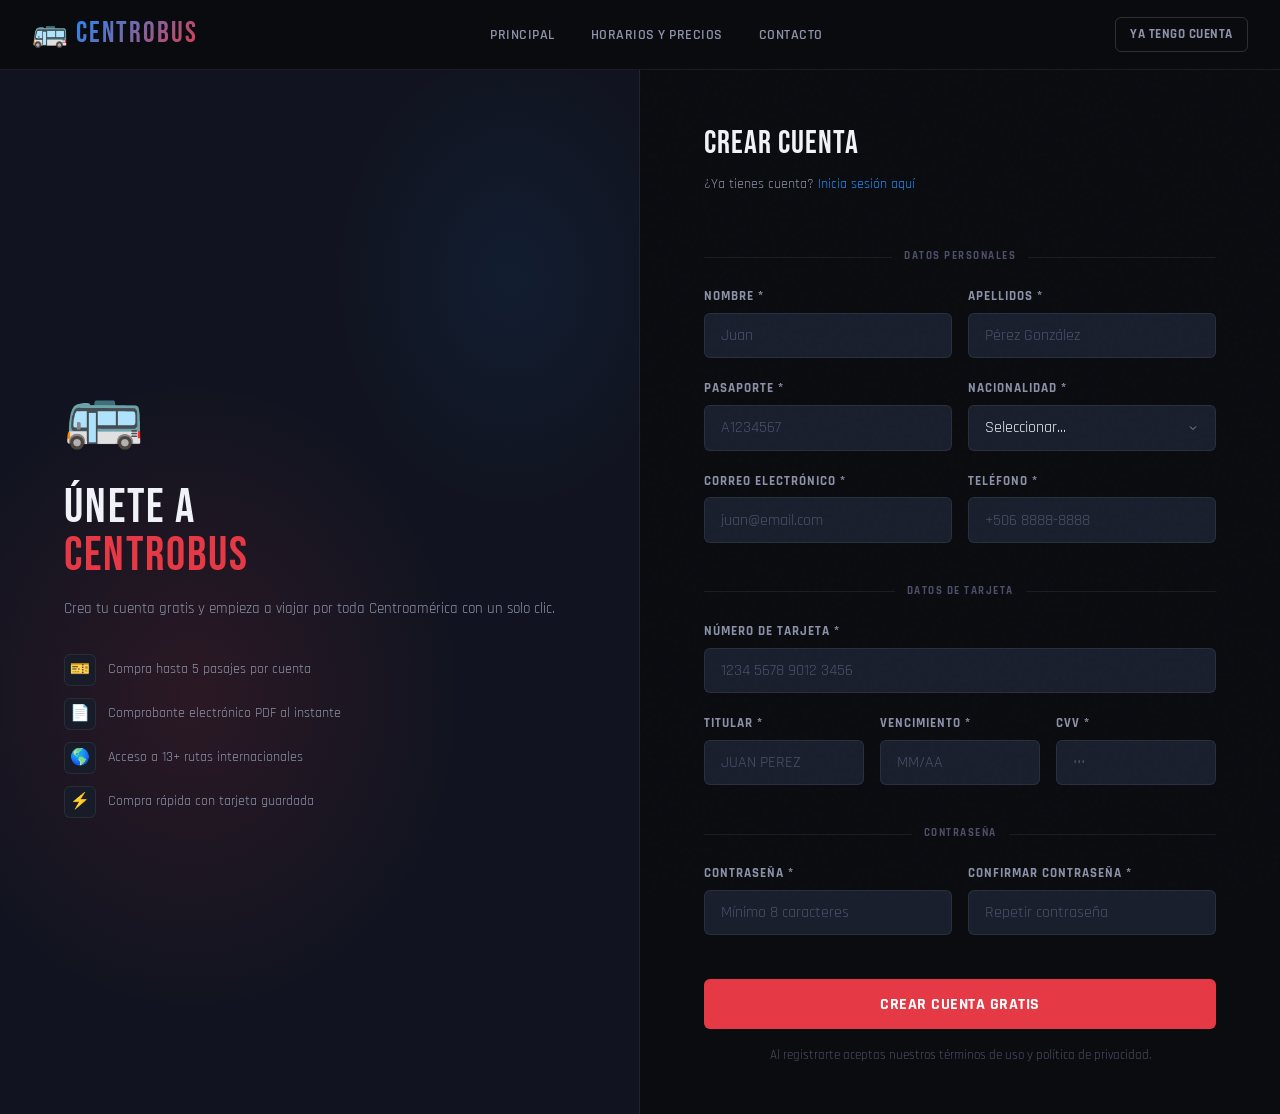
<file: src/main/resources/static/registro.html>
<!DOCTYPE html>
<html lang="es">
<head>
  <meta charset="UTF-8" />
  <meta name="viewport" content="width=device-width, initial-scale=1.0" />
  <title>Crear Cuenta — CentroBus</title>
  <link rel="stylesheet" href="css/styles.css" />
  <style>
    .auth-layout {
      min-height: 100vh;
      display: grid;
      grid-template-columns: 1fr 1fr;
    }

    .auth-side {
      background: var(--bg-card);
      border-right: 1px solid var(--border);
      display: flex;
      flex-direction: column;
      justify-content: center;
      padding: 4rem;
      position: relative;
      overflow: hidden;
    }

    .auth-side::before {
      content: '';
      position: absolute;
      inset: 0;
      background:
        radial-gradient(ellipse 70% 50% at 30% 60%, rgba(230,57,70,0.12) 0%, transparent 60%),
        radial-gradient(ellipse 50% 40% at 80% 20%, rgba(29,140,248,0.08) 0%, transparent 55%);
      pointer-events: none;
    }

    .auth-side-content { position: relative; z-index: 1; }

    .auth-side-title {
      font-family: var(--font-display);
      font-size: 3rem;
      letter-spacing: 2px;
      line-height: 1;
      margin-bottom: 1rem;
    }

    .auth-side-desc {
      color: var(--text-secondary);
      font-size: 0.95rem;
      line-height: 1.7;
      margin-bottom: 2rem;
    }

    .auth-perks {
      list-style: none;
      display: flex;
      flex-direction: column;
      gap: 0.75rem;
    }

    .auth-perks li {
      display: flex;
      align-items: center;
      gap: 0.75rem;
      color: var(--text-secondary);
      font-size: 0.9rem;
    }

    .perk-icon {
      width: 32px;
      height: 32px;
      background: var(--bg-elevated);
      border: 1px solid var(--border);
      border-radius: var(--radius-sm);
      display: flex;
      align-items: center;
      justify-content: center;
      font-size: 1rem;
      flex-shrink: 0;
    }

    .auth-form-side {
      display: flex;
      flex-direction: column;
      justify-content: center;
      padding: 3rem 4rem;
      overflow-y: auto;
    }

    .auth-form-header {
      margin-bottom: 2rem;
    }

    .auth-form-title {
      font-family: var(--font-display);
      font-size: 2rem;
      letter-spacing: 1px;
      margin-bottom: 0.25rem;
    }

    .auth-form-sub {
      color: var(--text-secondary);
      font-size: 0.9rem;
    }

    .section-divider {
      font-size: 0.7rem;
      font-weight: 700;
      text-transform: uppercase;
      letter-spacing: 1.5px;
      color: var(--text-muted);
      display: flex;
      align-items: center;
      gap: 0.75rem;
      margin: 1.25rem 0;
    }

    .section-divider::before,
    .section-divider::after {
      content: '';
      flex: 1;
      height: 1px;
      background: var(--border);
    }

    @media (max-width: 900px) {
      .auth-layout { grid-template-columns: 1fr; }
      .auth-side { display: none; }
      .auth-form-side { padding: 2rem 1.5rem; }
    }
  </style>
</head>
<body style="background: var(--bg-base);">

<nav class="navbar">
  <a href="index.html" class="navbar-brand">
    <span class="brand-icon">🚌</span>
    <span class="brand-text">CENTROBUS</span>
  </a>
  <ul class="navbar-links">
    <li><a href="index.html">Principal</a></li>
    <li><a href="horarios.html">Horarios y Precios</a></li>
    <li><a href="contacto.html">Contacto</a></li>
  </ul>
  <div class="navbar-actions">
    <a href="login.html" class="btn btn-outline btn-sm">Ya tengo cuenta</a>
  </div>
</nav>

<div style="padding-top: var(--nav-height);">
  <div class="auth-layout">

    <!-- Lado decorativo -->
    <div class="auth-side">
      <div class="auth-side-content">
        <div style="font-size: 4rem; margin-bottom: 1rem;">🚌</div>
        <div class="auth-side-title">ÚNETE A<br><span class="text-red">CENTROBUS</span></div>
        <p class="auth-side-desc">
          Crea tu cuenta gratis y empieza a viajar por toda Centroamérica con un solo clic.
        </p>
        <ul class="auth-perks">
          <li>
            <div class="perk-icon">🎫</div>
            Compra hasta 5 pasajes por cuenta
          </li>
          <li>
            <div class="perk-icon">📄</div>
            Comprobante electrónico PDF al instante
          </li>
          <li>
            <div class="perk-icon">🌎</div>
            Acceso a 13+ rutas internacionales
          </li>
          <li>
            <div class="perk-icon">⚡</div>
            Compra rápida con tarjeta guardada
          </li>
        </ul>
      </div>
    </div>

    <!-- Formulario -->
    <div class="auth-form-side">
      <div class="auth-form-header">
        <div class="auth-form-title">Crear Cuenta</div>
        <p class="auth-form-sub">¿Ya tienes cuenta? <a href="login.html">Inicia sesión aquí</a></p>
      </div>

      <div id="alertContainer"></div>

      <form id="registroForm" onsubmit="handleRegistro(event)">

        <div class="section-divider">Datos personales</div>

        <div class="form-grid">
          <div class="form-group">
            <label class="form-label">Nombre *</label>
            <input type="text" class="form-control" id="nombre" placeholder="Juan" required />
          </div>
          <div class="form-group">
            <label class="form-label">Apellidos *</label>
            <input type="text" class="form-control" id="apellidos" placeholder="Pérez González" required />
          </div>
        </div>

        <div class="form-grid">
          <div class="form-group">
            <label class="form-label">Pasaporte *</label>
            <input type="text" class="form-control" id="pasaporte" placeholder="A1234567" required />
          </div>
          <div class="form-group">
            <label class="form-label">Nacionalidad *</label>
            <select class="form-control" id="nacionalidad" required>
              <option value="">Seleccionar...</option>
              <option>Costarricense</option>
              <option>Nicaragüense</option>
              <option>Salvadoreño/a</option>
              <option>Guatemalteco/a</option>
              <option>Hondureño/a</option>
              <option>Panameño/a</option>
              <option>Otro</option>
            </select>
          </div>
        </div>

        <div class="form-grid">
          <div class="form-group">
            <label class="form-label">Correo electrónico *</label>
            <input type="email" class="form-control" id="correo" placeholder="juan@email.com" required />
          </div>
          <div class="form-group">
            <label class="form-label">Teléfono *</label>
            <input type="tel" class="form-control" id="telefono" placeholder="+506 8888-8888" required />
          </div>
        </div>

        <div class="section-divider">Datos de tarjeta</div>

        <div class="form-group">
          <label class="form-label">Número de tarjeta *</label>
          <input type="text" class="form-control" id="tarjeta" placeholder="1234 5678 9012 3456"
                 maxlength="19" oninput="formatCard(this)" required />
        </div>

        <div class="form-grid-3">
          <div class="form-group">
            <label class="form-label">Titular *</label>
            <input type="text" class="form-control" id="titular" placeholder="JUAN PEREZ" required />
          </div>
          <div class="form-group">
            <label class="form-label">Vencimiento *</label>
            <input type="text" class="form-control" id="vencimiento" placeholder="MM/AA"
                   maxlength="5" oninput="formatExpiry(this)" required />
          </div>
          <div class="form-group">
            <label class="form-label">CVV *</label>
            <input type="password" class="form-control" id="cvv" placeholder="•••" maxlength="4" required />
          </div>
        </div>

        <div class="section-divider">Contraseña</div>

        <div class="form-grid">
          <div class="form-group">
            <label class="form-label">Contraseña *</label>
            <input type="password" class="form-control" id="password" placeholder="Mínimo 8 caracteres" required minlength="8" />
          </div>
          <div class="form-group">
            <label class="form-label">Confirmar contraseña *</label>
            <input type="password" class="form-control" id="passwordConfirm" placeholder="Repetir contraseña" required />
          </div>
        </div>

        <button type="submit" class="btn btn-primary btn-lg w-full mt-3" id="submitBtn">
          Crear Cuenta Gratis
        </button>

        <p class="text-muted text-center mt-2" style="font-size:0.8rem;">
          Al registrarte aceptas nuestros términos de uso y política de privacidad.
        </p>
      </form>
    </div>
  </div>
</div>

<script src="js/mock-data.js"></script>
<script src="js/api-client.js"></script>
<script src="js/session.js"></script>
<script>
  // Redirigir si ya está logueado y la sesión de backend sigue activa
  (async () => {
    if (Session.isLoggedIn()) {
      const me = await Session.syncWithServer();
      if (me) {
        window.location.href = 'compra.html';
      }
    }
  })();

  function formatCard(input) {
    let val = input.value.replace(/\D/g, '').substring(0, 16);
    input.value = val.replace(/(.{4})/g, '$1 ').trim();
  }

  function formatExpiry(input) {
    let val = input.value.replace(/\D/g, '').substring(0, 4);
    if (val.length >= 2) val = val.substring(0, 2) + '/' + val.substring(2);
    input.value = val;
  }

  function showAlert(msg, type = 'error') {
    document.getElementById('alertContainer').innerHTML = `
      <div class="alert alert-${type}">
        ${type === 'error' ? '⚠️' : '✅'} ${msg}
      </div>
    `;
  }

  async function handleRegistro(e) {
    e.preventDefault();

    const password = document.getElementById('password').value;
    const passwordConfirm = document.getElementById('passwordConfirm').value;

    if (password !== passwordConfirm) {
      showAlert('Las contraseñas no coinciden.');
      return;
    }

    const btn = document.getElementById('submitBtn');
    btn.innerHTML = '<span class="spinner"></span> Creando cuenta...';
    btn.disabled = true;

    try {
      await ApiClient.ensureCsrf();
      const payload = {
        nombres: document.getElementById('nombre').value,
        apellidos: document.getElementById('apellidos').value,
        documentoIdentidad: document.getElementById('pasaporte').value,
        nacionalidad: document.getElementById('nacionalidad').value,
        email: document.getElementById('correo').value,
        telefono: document.getElementById('telefono').value,
        username: document.getElementById('correo').value,
        password: document.getElementById('password').value,
      };

      const response = await ApiClient.post('/api/customers', payload);

      const cardPayload = {
        titular: document.getElementById('titular').value,
        numeroTarjeta: document.getElementById('tarjeta').value.replace(/\s/g, ''),
        fechaExpiracion: parseExpiry(document.getElementById('vencimiento').value),
        cvv: document.getElementById('cvv').value,
      };
      await ApiClient.post(`/api/customers/${response.id}/cards`, cardPayload);

      const authResponse = await ApiClient.post('/api/auth/login', {
        username: payload.username,
        password: payload.password,
      });

      Session.save({
        id: authResponse.clienteId,
        nombre: payload.nombres,
        correo: payload.username,
      });
      window.location.href = 'compra.html';
    } catch (error) {
      const message = (error.message || '').toLowerCase();
      if (message.includes('uk_cliente_documento') || message.includes('documento_identidad') || message.includes('duplicate entry')) {
        showAlert('El documento ya está registrado.');
      } else if (message.includes('uk_cliente_email') || message.includes('email')) {
        showAlert('El correo electrónico ya está registrado.');
      } else if (message.includes('tarjeta') || message.includes('numero_tarjeta') || message.includes('uk_tarjeta')) {
        showAlert('La tarjeta ya está registrada.');
      } else {
        showAlert(error.message || 'No se pudo registrar.');
      }
      btn.disabled = false;
      btn.innerHTML = 'Crear Cuenta Gratis';
    }
  }

  function parseExpiry(value) {
    const [mm, yy] = value.split('/');
    if (!mm || !yy) return '';
    return `${mm}/20${yy}`;
  }
</script>
</body>
</html>
</file>
<file: src/main/resources/static/css/styles.css>
/* ============================================================
   CENTROBUS — Estilos globales
   Dark mode · Azul eléctrico + Rojo carretera
   ============================================================ */

@import url('https://fonts.googleapis.com/css2?family=Bebas+Neue&family=Rajdhani:wght@400;500;600;700&family=JetBrains+Mono:wght@400;600&display=swap');

/* ── Variables ─────────────────────────────────────────── */
:root {
  --bg-base:       #0a0c10;
  --bg-card:       #111420;
  --bg-elevated:   #181c28;
  --bg-input:      #1a1f2e;

  --red:           #e63946;
  --red-dark:      #b02030;
  --red-glow:      rgba(230, 57, 70, 0.25);

  --blue:          #1d8cf8;
  --blue-dark:     #0d6ed4;
  --blue-glow:     rgba(29, 140, 248, 0.25);

  --gold:          #f4a261;

  --text-primary:  #f0f2f8;
  --text-secondary:#8b92a8;
  --text-muted:    #4a5068;

  --border:        rgba(255,255,255,0.07);
  --border-bright: rgba(255,255,255,0.15);

  --radius-sm:     6px;
  --radius-md:     12px;
  --radius-lg:     20px;

  --font-display:  'Bebas Neue', sans-serif;
  --font-body:     'Rajdhani', sans-serif;
  --font-mono:     'JetBrains Mono', monospace;

  --shadow-card:   0 4px 24px rgba(0,0,0,0.4);
  --shadow-red:    0 0 20px var(--red-glow);
  --shadow-blue:   0 0 20px var(--blue-glow);

  --nav-height:    70px;
}

/* ── Reset ─────────────────────────────────────────────── */
*, *::before, *::after { box-sizing: border-box; margin: 0; padding: 0; }

html { scroll-behavior: smooth; }

body {
  background: var(--bg-base);
  color: var(--text-primary);
  font-family: var(--font-body);
  font-size: 16px;
  line-height: 1.6;
  min-height: 100vh;
  overflow-x: hidden;
}

/* Ruido de fondo sutil */
body::before {
  content: '';
  position: fixed;
  inset: 0;
  background-image: url("data:image/svg+xml,%3Csvg viewBox='0 0 200 200' xmlns='http://www.w3.org/2000/svg'%3E%3Cfilter id='n'%3E%3CfeTurbulence type='fractalNoise' baseFrequency='0.9' numOctaves='4' stitchTiles='stitch'/%3E%3C/filter%3E%3Crect width='100%25' height='100%25' filter='url(%23n)' opacity='0.03'/%3E%3C/svg%3E");
  pointer-events: none;
  z-index: 0;
  opacity: 0.4;
}

a { color: var(--blue); text-decoration: none; transition: color 0.2s; }
a:hover { color: var(--text-primary); }

img { max-width: 100%; display: block; }

/* ── Navegación ─────────────────────────────────────────── */
.navbar {
  position: fixed;
  top: 0; left: 0; right: 0;
  height: var(--nav-height);
  background: rgba(10, 12, 16, 0.9);
  backdrop-filter: blur(12px);
  border-bottom: 1px solid var(--border);
  display: flex;
  align-items: center;
  justify-content: space-between;
  padding: 0 2rem;
  z-index: 1000;
}

.navbar-brand {
  display: flex;
  align-items: center;
  gap: 0.5rem;
  text-decoration: none;
}

.navbar-brand .brand-icon {
  font-size: 1.8rem;
}

.navbar-brand .brand-text {
  font-family: var(--font-display);
  font-size: 1.8rem;
  letter-spacing: 2px;
  background: linear-gradient(135deg, var(--blue), var(--red));
  -webkit-background-clip: text;
  -webkit-text-fill-color: transparent;
  background-clip: text;
}

.navbar-links {
  display: flex;
  align-items: center;
  gap: 0.25rem;
  list-style: none;
}

.navbar-links a {
  color: var(--text-secondary);
  font-weight: 600;
  font-size: 0.9rem;
  letter-spacing: 0.5px;
  padding: 0.5rem 1rem;
  border-radius: var(--radius-sm);
  transition: all 0.2s;
  text-transform: uppercase;
}

.navbar-links a:hover,
.navbar-links a.active {
  color: var(--text-primary);
  background: var(--bg-elevated);
}

.navbar-actions {
  display: flex;
  align-items: center;
  gap: 0.75rem;
}

.nav-user {
  display: flex;
  align-items: center;
  gap: 0.5rem;
  color: var(--text-secondary);
  font-size: 0.85rem;
  font-weight: 600;
}

.nav-user span {
  color: var(--blue);
}

/* ── Botones ────────────────────────────────────────────── */
.btn {
  display: inline-flex;
  align-items: center;
  justify-content: center;
  gap: 0.5rem;
  padding: 0.6rem 1.4rem;
  border-radius: var(--radius-sm);
  font-family: var(--font-body);
  font-weight: 700;
  font-size: 0.9rem;
  letter-spacing: 0.5px;
  text-transform: uppercase;
  border: none;
  cursor: pointer;
  transition: all 0.2s;
  text-decoration: none;
  white-space: nowrap;
}

.btn-primary {
  background: var(--red);
  color: #fff;
}
.btn-primary:hover {
  background: var(--red-dark);
  color: #fff;
  box-shadow: var(--shadow-red);
  transform: translateY(-1px);
}

.btn-secondary {
  background: var(--blue);
  color: #fff;
}
.btn-secondary:hover {
  background: var(--blue-dark);
  color: #fff;
  box-shadow: var(--shadow-blue);
  transform: translateY(-1px);
}

.btn-outline {
  background: transparent;
  color: var(--text-secondary);
  border: 1px solid var(--border-bright);
}
.btn-outline:hover {
  color: var(--text-primary);
  border-color: var(--text-primary);
  background: var(--bg-elevated);
}

.btn-ghost {
  background: transparent;
  color: var(--red);
  border: 1px solid var(--red);
}
.btn-ghost:hover {
  background: var(--red);
  color: #fff;
}

.btn-lg {
  padding: 0.9rem 2rem;
  font-size: 1rem;
}

.btn-sm {
  padding: 0.4rem 0.9rem;
  font-size: 0.8rem;
}

/* ── Layout ─────────────────────────────────────────────── */
.page-wrapper {
  padding-top: var(--nav-height);
  min-height: 100vh;
}

.container {
  max-width: 1200px;
  margin: 0 auto;
  padding: 0 1.5rem;
}

.section {
  padding: 5rem 0;
}

.section-title {
  font-family: var(--font-display);
  font-size: clamp(2.5rem, 5vw, 4rem);
  letter-spacing: 2px;
  margin-bottom: 0.5rem;
}

.section-subtitle {
  color: var(--text-secondary);
  font-size: 1.05rem;
  margin-bottom: 3rem;
}

/* ── Cards ──────────────────────────────────────────────── */
.card {
  background: var(--bg-card);
  border: 1px solid var(--border);
  border-radius: var(--radius-md);
  padding: 1.5rem;
  transition: all 0.25s;
}

.card:hover {
  border-color: var(--border-bright);
  transform: translateY(-2px);
  box-shadow: var(--shadow-card);
}

.card-red {
  border-left: 3px solid var(--red);
}

.card-blue {
  border-left: 3px solid var(--blue);
}

/* ── Formularios ────────────────────────────────────────── */
.form-group {
  margin-bottom: 1.25rem;
}

.form-label {
  display: block;
  font-size: 0.8rem;
  font-weight: 700;
  text-transform: uppercase;
  letter-spacing: 1px;
  color: var(--text-secondary);
  margin-bottom: 0.4rem;
}

.form-control {
  width: 100%;
  background: var(--bg-input);
  border: 1px solid var(--border);
  border-radius: var(--radius-sm);
  color: var(--text-primary);
  font-family: var(--font-body);
  font-size: 1rem;
  padding: 0.7rem 1rem;
  transition: all 0.2s;
  outline: none;
}

.form-control:focus {
  border-color: var(--blue);
  box-shadow: 0 0 0 3px var(--blue-glow);
}

.form-control::placeholder {
  color: var(--text-muted);
}

select.form-control {
  cursor: pointer;
  appearance: none;
  background-image: url("data:image/svg+xml,%3Csvg xmlns='http://www.w3.org/2000/svg' width='12' height='12' viewBox='0 0 24 24' fill='none' stroke='%238b92a8' stroke-width='2'%3E%3Cpolyline points='6 9 12 15 18 9'%3E%3C/polyline%3E%3C/svg%3E");
  background-repeat: no-repeat;
  background-position: right 1rem center;
  padding-right: 2.5rem;
}

.form-grid {
  display: grid;
  grid-template-columns: 1fr 1fr;
  gap: 1rem;
}

.form-grid-3 {
  display: grid;
  grid-template-columns: 1fr 1fr 1fr;
  gap: 1rem;
}

/* ── Badges / Tags ──────────────────────────────────────── */
.badge {
  display: inline-flex;
  align-items: center;
  gap: 0.3rem;
  padding: 0.2rem 0.6rem;
  border-radius: 4px;
  font-size: 0.75rem;
  font-weight: 700;
  text-transform: uppercase;
  letter-spacing: 0.5px;
}

.badge-red { background: var(--red-glow); color: var(--red); border: 1px solid var(--red); }
.badge-blue { background: var(--blue-glow); color: var(--blue); border: 1px solid var(--blue); }
.badge-green { background: rgba(34,197,94,0.15); color: #22c55e; border: 1px solid #22c55e; }
.badge-gold { background: rgba(244,162,97,0.15); color: var(--gold); border: 1px solid var(--gold); }

/* ── Divisor decorativo ─────────────────────────────────── */
.divider {
  height: 1px;
  background: linear-gradient(90deg, transparent, var(--border-bright), transparent);
  margin: 2rem 0;
}

/* ── Alertas ────────────────────────────────────────────── */
.alert {
  padding: 0.9rem 1.2rem;
  border-radius: var(--radius-sm);
  font-size: 0.9rem;
  font-weight: 600;
  margin-bottom: 1rem;
  display: flex;
  align-items: center;
  gap: 0.5rem;
}

.alert-error {
  background: var(--red-glow);
  border: 1px solid var(--red);
  color: var(--red);
}

.alert-success {
  background: rgba(34,197,94,0.1);
  border: 1px solid #22c55e;
  color: #22c55e;
}

.alert-info {
  background: var(--blue-glow);
  border: 1px solid var(--blue);
  color: var(--blue);
}

/* ── Tabla ──────────────────────────────────────────────── */
.table-wrapper {
  overflow-x: auto;
  border-radius: var(--radius-md);
  border: 1px solid var(--border);
}

table {
  width: 100%;
  border-collapse: collapse;
  font-size: 0.95rem;
}

thead {
  background: var(--bg-elevated);
}

th {
  padding: 1rem 1.25rem;
  text-align: left;
  font-size: 0.75rem;
  font-weight: 700;
  text-transform: uppercase;
  letter-spacing: 1px;
  color: var(--text-secondary);
  border-bottom: 1px solid var(--border);
}

td {
  padding: 1rem 1.25rem;
  border-bottom: 1px solid var(--border);
  color: var(--text-primary);
}

tbody tr:last-child td { border-bottom: none; }

tbody tr {
  transition: background 0.15s;
}

tbody tr:hover {
  background: var(--bg-elevated);
}

/* ── Precio highlight ───────────────────────────────────── */
.price {
  font-family: var(--font-mono);
  font-size: 1.1rem;
  font-weight: 600;
  color: var(--gold);
}

.price-lg {
  font-family: var(--font-mono);
  font-size: 1.8rem;
  font-weight: 600;
  color: var(--gold);
}

/* ── Footer ─────────────────────────────────────────────── */
.footer {
  background: var(--bg-card);
  border-top: 1px solid var(--border);
  padding: 3rem 0 2rem;
  margin-top: 5rem;
}

.footer-grid {
  display: grid;
  grid-template-columns: 2fr 1fr 1fr;
  gap: 3rem;
  margin-bottom: 2rem;
}

.footer-brand .brand-text {
  font-family: var(--font-display);
  font-size: 2rem;
  letter-spacing: 2px;
  background: linear-gradient(135deg, var(--blue), var(--red));
  -webkit-background-clip: text;
  -webkit-text-fill-color: transparent;
  background-clip: text;
}

.footer-desc {
  color: var(--text-secondary);
  font-size: 0.9rem;
  margin-top: 0.5rem;
  max-width: 280px;
}

.footer-title {
  font-size: 0.75rem;
  font-weight: 700;
  text-transform: uppercase;
  letter-spacing: 1px;
  color: var(--text-muted);
  margin-bottom: 1rem;
}

.footer-links {
  list-style: none;
  display: flex;
  flex-direction: column;
  gap: 0.5rem;
}

.footer-links a {
  color: var(--text-secondary);
  font-size: 0.9rem;
  transition: color 0.2s;
}

.footer-links a:hover { color: var(--text-primary); }

.footer-bottom {
  border-top: 1px solid var(--border);
  padding-top: 1.5rem;
  display: flex;
  align-items: center;
  justify-content: space-between;
  color: var(--text-muted);
  font-size: 0.8rem;
}

/* ── Animaciones ────────────────────────────────────────── */
@keyframes fadeUp {
  from { opacity: 0; transform: translateY(20px); }
  to   { opacity: 1; transform: translateY(0); }
}

@keyframes pulse-red {
  0%, 100% { box-shadow: 0 0 0 0 var(--red-glow); }
  50%       { box-shadow: 0 0 20px 4px var(--red-glow); }
}

@keyframes shimmer {
  0%   { background-position: -200% center; }
  100% { background-position:  200% center; }
}

.fade-up {
  animation: fadeUp 0.5s ease forwards;
}

/* ── Spinner ────────────────────────────────────────────── */
.spinner {
  width: 20px;
  height: 20px;
  border: 2px solid var(--border);
  border-top-color: var(--blue);
  border-radius: 50%;
  animation: spin 0.7s linear infinite;
  display: inline-block;
}

@keyframes spin {
  to { transform: rotate(360deg); }
}

/* ── Utilidades ─────────────────────────────────────────── */
.text-red    { color: var(--red); }
.text-blue   { color: var(--blue); }
.text-gold   { color: var(--gold); }
.text-muted  { color: var(--text-muted); }
.text-secondary { color: var(--text-secondary); }
.text-center { text-align: center; }
.text-right  { text-align: right; }

.mt-1 { margin-top: 0.5rem; }
.mt-2 { margin-top: 1rem; }
.mt-3 { margin-top: 1.5rem; }
.mt-4 { margin-top: 2rem; }
.mb-1 { margin-bottom: 0.5rem; }
.mb-2 { margin-bottom: 1rem; }
.mb-3 { margin-bottom: 1.5rem; }
.mb-4 { margin-bottom: 2rem; }

.flex        { display: flex; }
.flex-center { display: flex; align-items: center; justify-content: center; }
.flex-between{ display: flex; align-items: center; justify-content: space-between; }
.gap-1       { gap: 0.5rem; }
.gap-2       { gap: 1rem; }
.gap-3       { gap: 1.5rem; }
.w-full      { width: 100%; }
.hidden      { display: none !important; }

/* ── Responsive ─────────────────────────────────────────── */
@media (max-width: 768px) {
  .navbar-links { display: none; }
  .form-grid, .form-grid-3 { grid-template-columns: 1fr; }
  .footer-grid  { grid-template-columns: 1fr; gap: 2rem; }
  .section      { padding: 3rem 0; }
}
</file>
